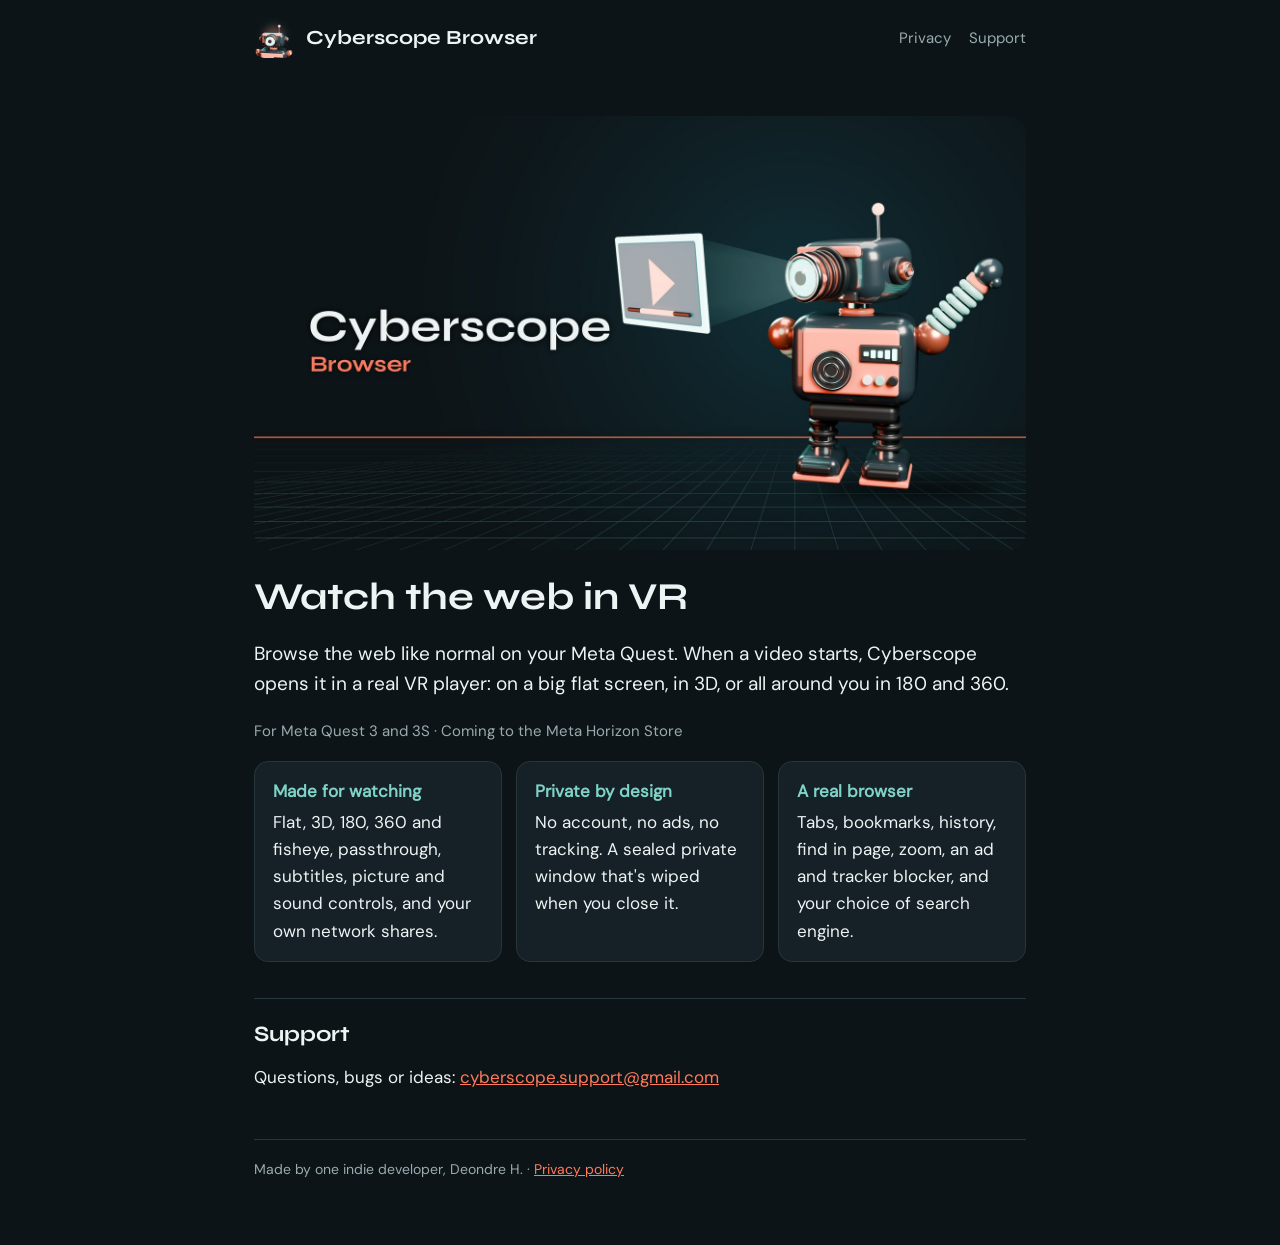
<file: index.html>
<!DOCTYPE html>
<html lang="en">
<head>
<meta charset="utf-8">
<meta name="viewport" content="width=device-width, initial-scale=1">
<title>Cyberscope Browser for Meta Quest</title>
<meta name="description" content="A private web browser for Meta Quest that plays any page's video in VR: flat, 3D, 180, 360 and fisheye.">
<link rel="icon" href="assets/icon.png">
<link rel="stylesheet" href="assets/site.css">
</head>
<body>
<header class="top">
  <img src="assets/icon.png" alt="">
  <a class="name" href="./">Cyberscope Browser</a>
  <nav><a href="privacy.html">Privacy</a><a href="mailto:cyberscope.support@gmail.com">Support</a></nav>
</header>
<main class="wrap">
  <img class="hero" src="assets/cover.jpg" alt="The Cyberscope mascot, a small robot, beaming a video screen from its scope eye">
  <h1>Watch the web in VR</h1>
  <p class="lead">Browse the web like normal on your Meta Quest. When a video starts, Cyberscope opens it in a real VR player: on a big flat screen, in 3D, or all around you in 180 and 360.</p>
  <p class="meta">For Meta Quest 3 and 3S · Coming to the Meta Horizon Store</p>

  <div class="grid">
    <div class="card"><b>Made for watching</b>Flat, 3D, 180, 360 and fisheye, passthrough, subtitles, picture and sound controls, and your own network shares.</div>
    <div class="card"><b>Private by design</b>No account, no ads, no tracking. A sealed private window that's wiped when you close it.</div>
    <div class="card"><b>A real browser</b>Tabs, bookmarks, history, find in page, zoom, an ad and tracker blocker, and your choice of search engine.</div>
  </div>

  <h2>Support</h2>
  <p>Questions, bugs or ideas: <a href="mailto:cyberscope.support@gmail.com">cyberscope.support@gmail.com</a></p>

  <footer>Made by one indie developer, Deondre H. · <a href="privacy.html">Privacy policy</a></footer>
</main>
</body>
</html>
</file>
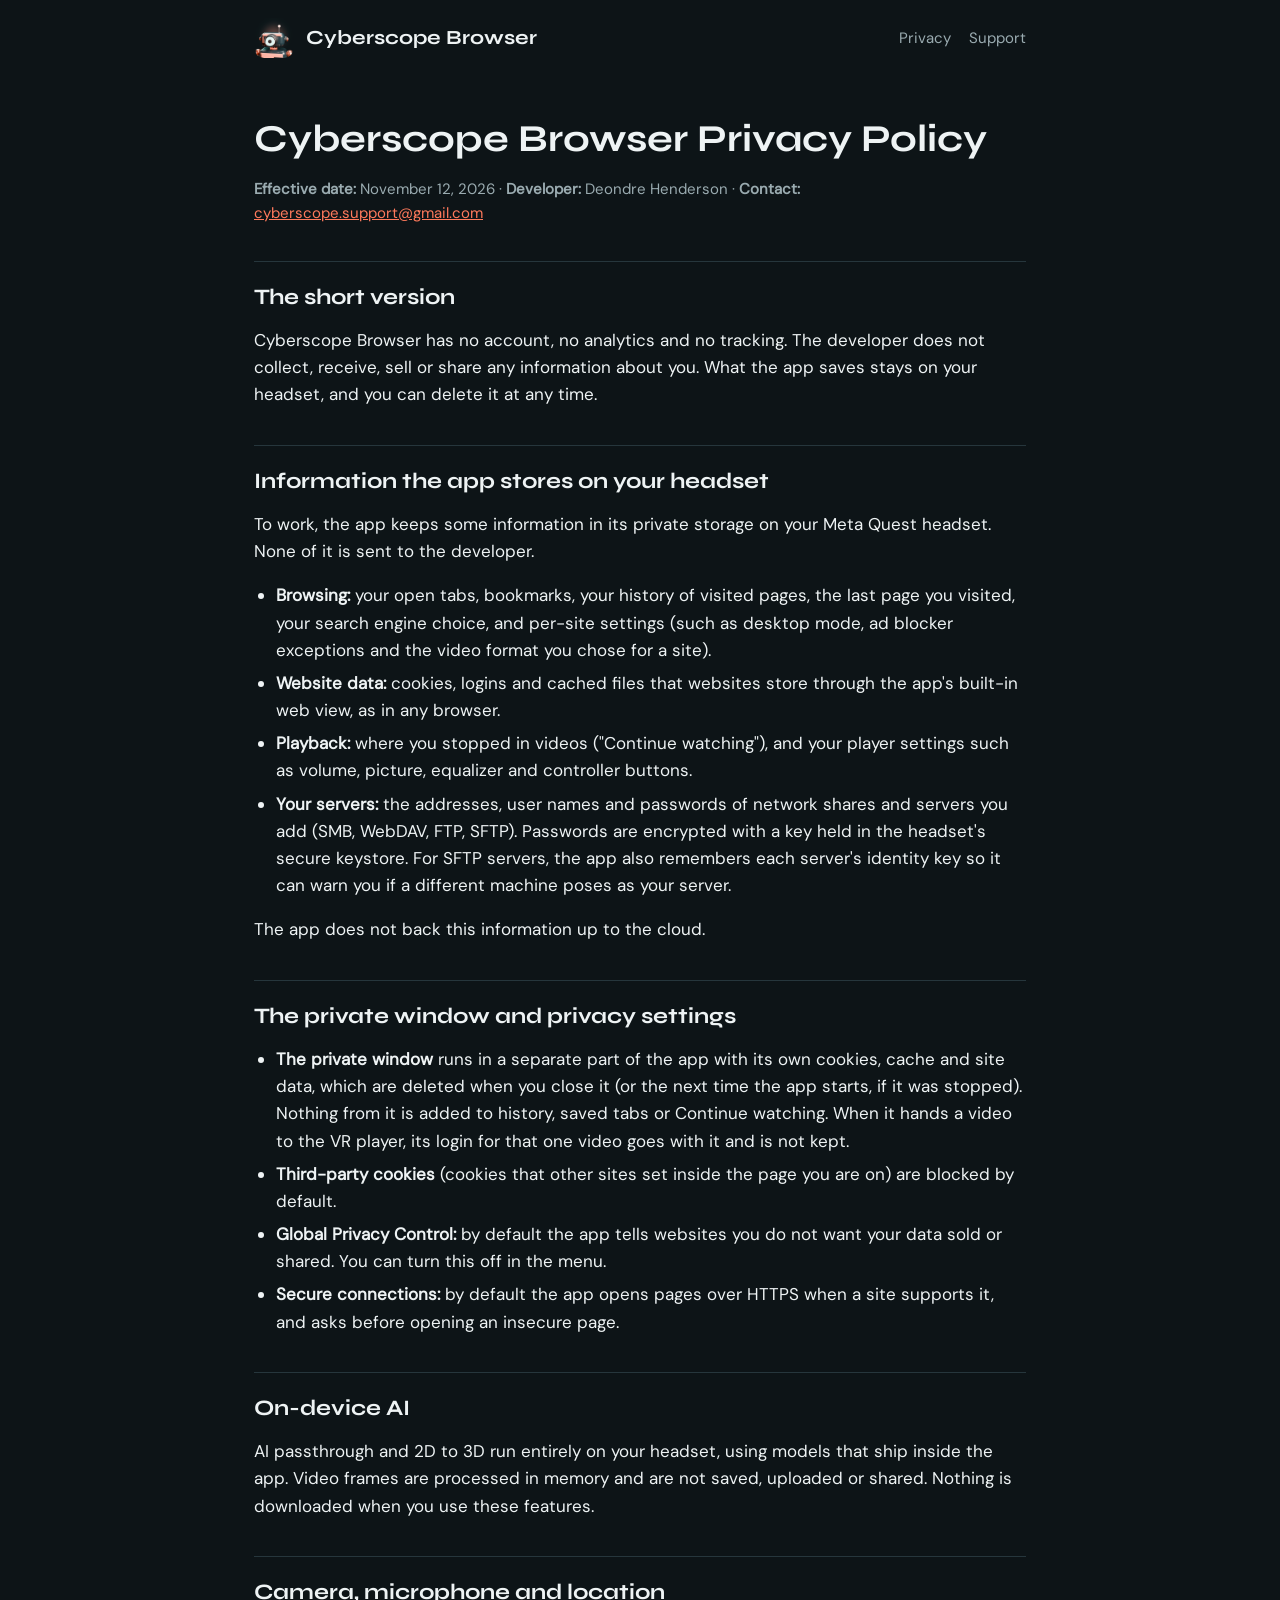
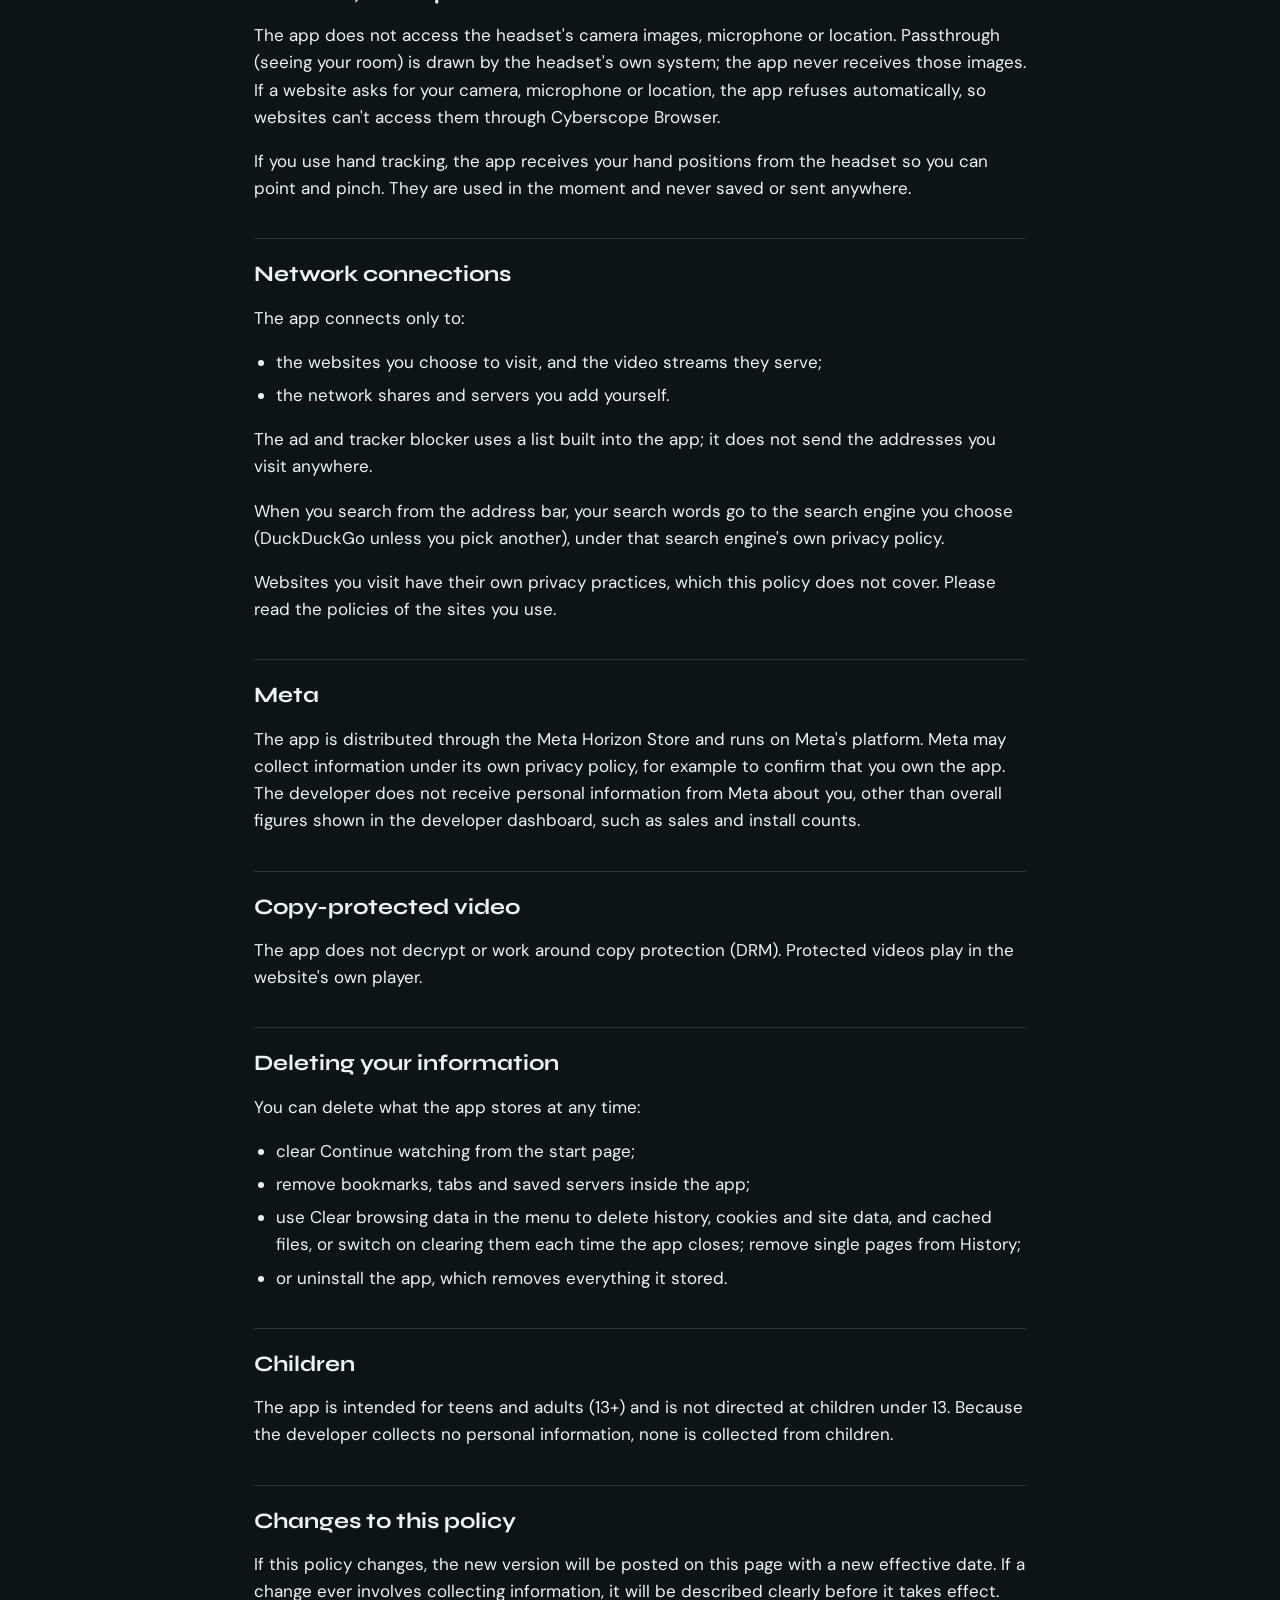
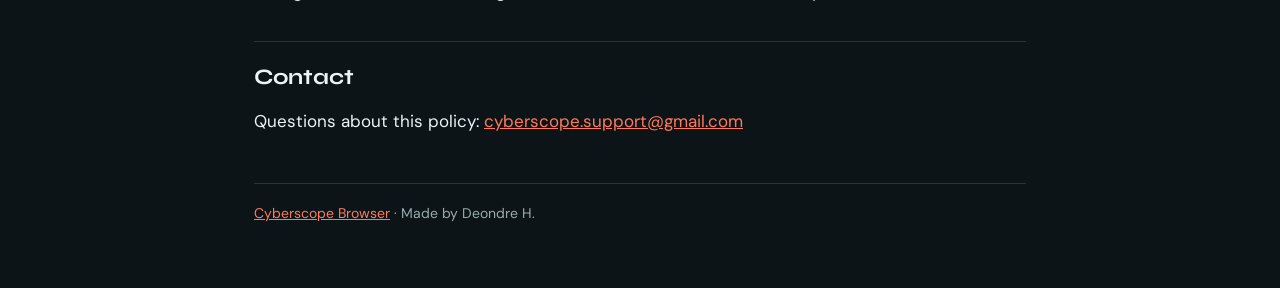
<file: privacy.html>
<!DOCTYPE html>
<html lang="en">
<head>
<meta charset="utf-8">
<meta name="viewport" content="width=device-width, initial-scale=1">
<title>Privacy Policy · Cyberscope Browser</title>
<link rel="icon" href="assets/icon.png">
<link rel="stylesheet" href="assets/site.css">
</head>
<body>
<header class="top">
  <img src="assets/icon.png" alt="">
  <a class="name" href="./">Cyberscope Browser</a>
  <nav><a href="privacy.html">Privacy</a><a href="mailto:cyberscope.support@gmail.com">Support</a></nav>
</header>
<main class="wrap">
<h1>Cyberscope Browser Privacy Policy</h1>
<p class="meta"><b>Effective date:</b> November 12, 2026 · <b>Developer:</b> Deondre Henderson · <b>Contact:</b> <a href="mailto:cyberscope.support@gmail.com">cyberscope.support@gmail.com</a></p>

<h2>The short version</h2>
<p>Cyberscope Browser has no account, no analytics and no tracking. The developer does not collect, receive, sell or share any information about you. What the app saves stays on your headset, and you can delete it at any time.</p>

<h2>Information the app stores on your headset</h2>
<p>To work, the app keeps some information in its private storage on your Meta Quest headset. None of it is sent to the developer.</p>
<ul>
<li><b>Browsing:</b> your open tabs, bookmarks, your history of visited pages, the last page you visited, your search engine choice, and per-site settings (such as desktop mode, ad blocker exceptions and the video format you chose for a site).</li>
<li><b>Website data:</b> cookies, logins and cached files that websites store through the app's built-in web view, as in any browser.</li>
<li><b>Playback:</b> where you stopped in videos ("Continue watching"), and your player settings such as volume, picture, equalizer and controller buttons.</li>
<li><b>Your servers:</b> the addresses, user names and passwords of network shares and servers you add (SMB, WebDAV, FTP, SFTP). Passwords are encrypted with a key held in the headset's secure keystore. For SFTP servers, the app also remembers each server's identity key so it can warn you if a different machine poses as your server.</li>
</ul>
<p>The app does not back this information up to the cloud.</p>

<h2>The private window and privacy settings</h2>
<ul>
<li><b>The private window</b> runs in a separate part of the app with its own cookies, cache and site data, which are deleted when you close it (or the next time the app starts, if it was stopped). Nothing from it is added to history, saved tabs or Continue watching. When it hands a video to the VR player, its login for that one video goes with it and is not kept.</li>
<li><b>Third-party cookies</b> (cookies that other sites set inside the page you are on) are blocked by default.</li>
<li><b>Global Privacy Control:</b> by default the app tells websites you do not want your data sold or shared. You can turn this off in the menu.</li>
<li><b>Secure connections:</b> by default the app opens pages over HTTPS when a site supports it, and asks before opening an insecure page.</li>
</ul>

<h2>On-device AI</h2>
<p>AI passthrough and 2D to 3D run entirely on your headset, using models that ship inside the app. Video frames are processed in memory and are not saved, uploaded or shared. Nothing is downloaded when you use these features.</p>

<h2>Camera, microphone and location</h2>
<p>The app does not access the headset's camera images, microphone or location. Passthrough (seeing your room) is drawn by the headset's own system; the app never receives those images. If a website asks for your camera, microphone or location, the app refuses automatically, so websites can't access them through Cyberscope Browser.</p>
<p>If you use hand tracking, the app receives your hand positions from the headset so you can point and pinch. They are used in the moment and never saved or sent anywhere.</p>

<h2>Network connections</h2>
<p>The app connects only to:</p>
<ul>
<li>the websites you choose to visit, and the video streams they serve;</li>
<li>the network shares and servers you add yourself.</li>
</ul>
<p>The ad and tracker blocker uses a list built into the app; it does not send the addresses you visit anywhere.</p>
<p>When you search from the address bar, your search words go to the search engine you choose (DuckDuckGo unless you pick another), under that search engine's own privacy policy.</p>
<p>Websites you visit have their own privacy practices, which this policy does not cover. Please read the policies of the sites you use.</p>

<h2>Meta</h2>
<p>The app is distributed through the Meta Horizon Store and runs on Meta's platform. Meta may collect information under its own privacy policy, for example to confirm that you own the app. The developer does not receive personal information from Meta about you, other than overall figures shown in the developer dashboard, such as sales and install counts.</p>

<h2>Copy-protected video</h2>
<p>The app does not decrypt or work around copy protection (DRM). Protected videos play in the website's own player.</p>

<h2>Deleting your information</h2>
<p>You can delete what the app stores at any time:</p>
<ul>
<li>clear Continue watching from the start page;</li>
<li>remove bookmarks, tabs and saved servers inside the app;</li>
<li>use Clear browsing data in the menu to delete history, cookies and site data, and cached files, or switch on clearing them each time the app closes; remove single pages from History;</li>
<li>or uninstall the app, which removes everything it stored.</li>
</ul>

<h2>Children</h2>
<p>The app is intended for teens and adults (13+) and is not directed at children under 13. Because the developer collects no personal information, none is collected from children.</p>

<h2>Changes to this policy</h2>
<p>If this policy changes, the new version will be posted on this page with a new effective date. If a change ever involves collecting information, it will be described clearly before it takes effect.</p>

<h2>Contact</h2>
<p>Questions about this policy: <a href="mailto:cyberscope.support@gmail.com">cyberscope.support@gmail.com</a></p>

<footer><a href="./">Cyberscope Browser</a> · Made by Deondre H.</footer>
</main>
</body>
</html>
</file>
<file: assets/site.css>
@font-face { font-family: Syne; src: url(syne_bold.ttf); font-weight: 700; }
@font-face { font-family: "DM Sans"; src: url(dm_sans_regular.ttf); }
:root { --bg: #0D1417; --card: #152126; --line: #26363C; --text: #EEF3F4; --dim: #9AABB0; --coral: #FF7A5C; --sea: #7FD3C8; }
* { box-sizing: border-box; }
body { margin: 0; background: var(--bg); color: var(--text); font: 17px/1.6 "DM Sans", system-ui, sans-serif; }
a { color: var(--coral); }
.wrap { max-width: 820px; margin: 0 auto; padding: 32px 24px 64px; }
header.top { display: flex; align-items: center; gap: 12px; padding: 18px 24px; max-width: 820px; margin: 0 auto; }
header.top img { width: 40px; height: 40px; border-radius: 10px; }
header.top a.name { font-family: Syne, sans-serif; font-size: 20px; color: var(--text); text-decoration: none; }
header.top nav { margin-left: auto; display: flex; gap: 18px; font-size: 15px; }
header.top nav a { color: var(--dim); text-decoration: none; }
header.top nav a:hover { color: var(--text); }
h1, h2 { font-family: Syne, sans-serif; line-height: 1.2; }
h1 { font-size: 38px; margin: 8px 0 6px; }
h2 { font-size: 22px; margin: 36px 0 8px; padding-top: 22px; border-top: 1px solid var(--line); }
.hero { width: 100%; border-radius: 18px; display: block; margin: 8px 0 24px; }
.lead { font-size: 19px; color: var(--text); }
.meta { color: var(--dim); font-size: 15px; }
ul { padding-left: 22px; }
li { margin: 6px 0; }
.pill { display: inline-block; background: var(--coral); color: #2A0D06; padding: 10px 20px; border-radius: 999px; text-decoration: none; font-weight: 600; }
.grid { display: grid; grid-template-columns: repeat(auto-fit, minmax(220px, 1fr)); gap: 14px; margin: 18px 0; }
.card { background: var(--card); border: 1px solid var(--line); border-radius: 14px; padding: 16px 18px; }
.card b { color: var(--sea); display: block; margin-bottom: 4px; }
footer { color: var(--dim); font-size: 14px; border-top: 1px solid var(--line); margin-top: 48px; padding-top: 18px; }
</file>
